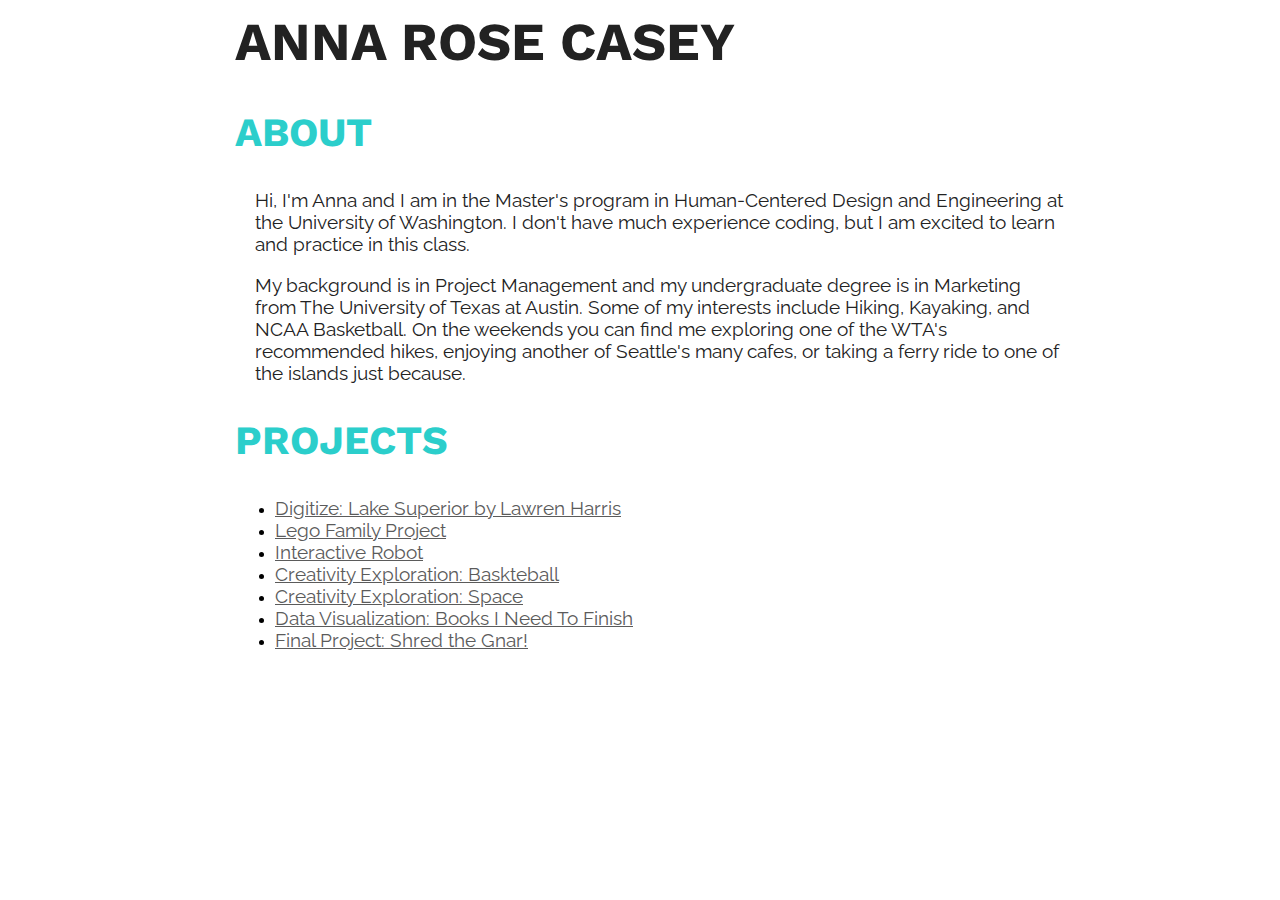
<file: index.html>
<html>

<head>
  <title>Anna Casey's Coding Portfolio</title>
  <link href="https://fonts.googleapis.com/css?family=Raleway|Work+Sans" rel="stylesheet">
  <link rel="stylesheet" type="text/css" href="styles.css">
</head>

<body>

  <div>
    <h1>ANNA ROSE CASEY</h1>

    <h2>ABOUT</h2>

    <p>Hi, I'm Anna and I am in the Master's program in Human-Centered Design and Engineering at the University of Washington. I don't have much experience coding, but I am excited to learn and practice in this class.</p>

    <p>My background is in Project Management and my undergraduate degree is in Marketing from The University of Texas at Austin. Some of my interests include Hiking, Kayaking, and NCAA Basketball. On the weekends you can find me exploring one of the WTA's
      recommended hikes, enjoying another of Seattle's many cafes, or taking a ferry ride to one of the islands just because. </p>

    <h2>PROJECTS</h2>

    <ul>
      <li><a href="Lawren_Harris">Digitize: Lake Superior by Lawren Harris</a></li>
      <li><a href="Lego_Family_Incredibles">Lego Family Project</a></li>
      <li><a href="Robot">Interactive Robot</a></li>
      <li><a href="Basketball">Creativity Exploration: Baskteball</a></li>
      <li><a href="Space_Scene">Creativity Exploration: Space</a></li>
      <li><a href="Book_Visualization">Data Visualization: Books I Need To Finish</a></li>
      <li><a href="Snowboard_Game">Final Project: Shred the Gnar!</a></li>
    </ul>

  </div>
</body>

</html>
</file>
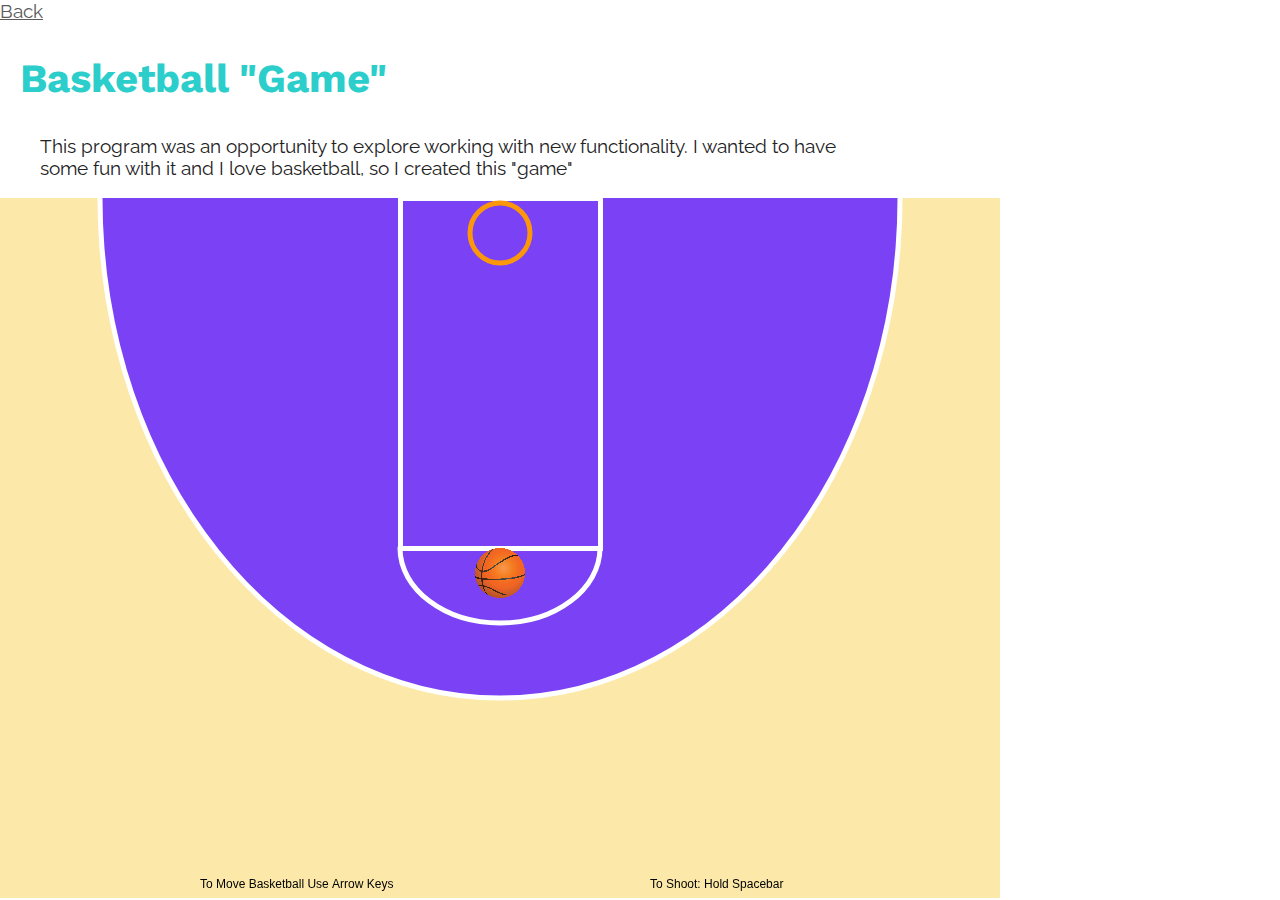
<file: Basketball/index.html>
<!DOCTYPE html>
<html>
  <head>
    <meta charset="UTF-8">
    <title>Basketball</title>
    <script src="libraries/p5.js" type="text/javascript"></script>

    <script src="libraries/p5.dom.js" type="text/javascript"></script>
    <script src="libraries/p5.sound.js" type="text/javascript"></script>

    <script src="sketch.js" type="text/javascript"></script>
    
    <link href="https://fonts.googleapis.com/css?family=Raleway|Work+Sans" rel="stylesheet">
    <link rel ="stylesheet" type = "text/css" href = "../styles.css">
    <style> body {padding: 0; margin: 0;} canvas {vertical-align: top;} </style>
  </head>
  <body>
    <a href="../index.html">Back</a>
    <h2>Basketball "Game"</h2>
    <p>This program was an opportunity to explore working with new functionality.
    I wanted to have some fun with it and I love basketball, so I created this "game"</p>
  </body>
</html>
</file>
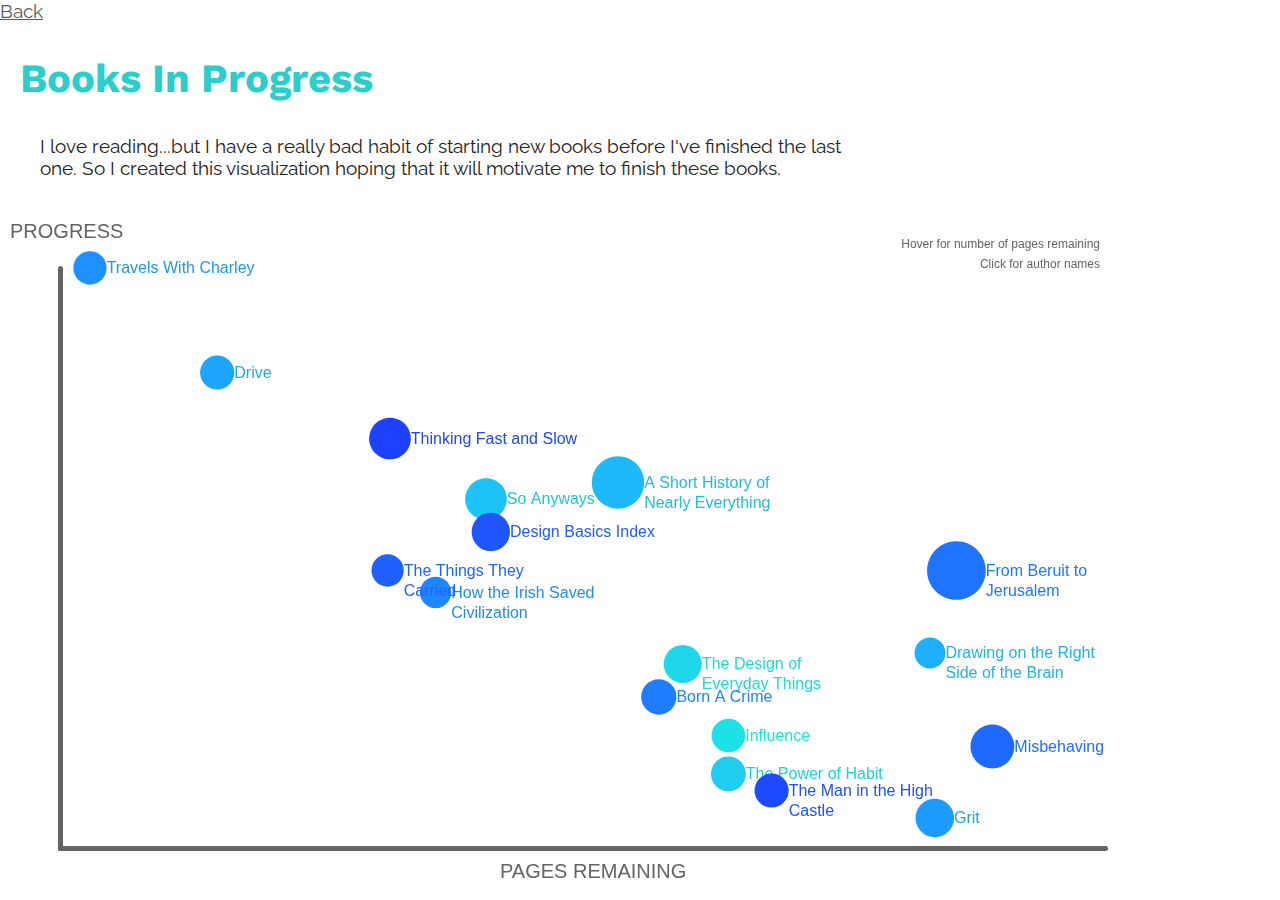
<file: Book_Visualization/index.html>
<!DOCTYPE html>
<html>
  <head>
    <meta charset="UTF-8">
    <title>Book_Vizualization</title>
    <script src="libraries/p5.js" type="text/javascript"></script>

    <script src="libraries/p5.dom.js" type="text/javascript"></script>
    <script src="libraries/p5.sound.js" type="text/javascript"></script>

    <script src="sketch.js" type="text/javascript"></script>
    
    <link href="https://fonts.googleapis.com/css?family=Raleway|Work+Sans" rel="stylesheet">
    <link rel ="stylesheet" type = "text/css" href = "../styles.css">    

    <style> body {padding: 0; margin: 0;} canvas {vertical-align: top;} </style>
  </head>
  <body>
    <a href="../index.html">Back</a>
    <h2>Books In Progress</h2>
    <p>I love reading...but I have a really bad habit of starting new books before I've finished the last one.
    So I created this visualization hoping that it will motivate me to finish these books.</p>
  </body>
</html>
</file>
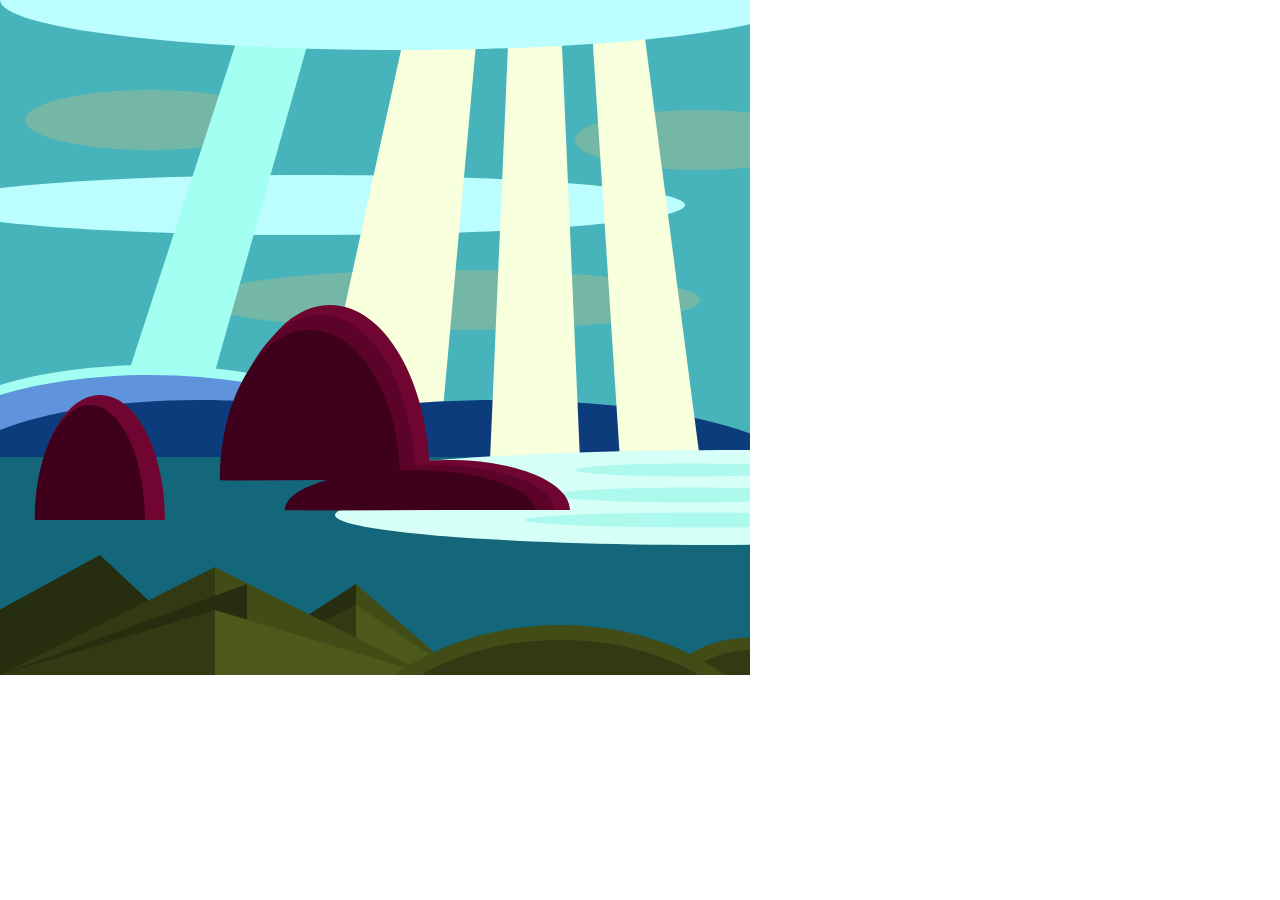
<file: Lawren_Harris/index.html>
<!DOCTYPE html>
<html>
  <head>
    <meta charset="UTF-8">
    <title>Lawren_Harris</title>
    <script src="libraries/p5.js" type="text/javascript"></script>

    <script src="libraries/p5.dom.js" type="text/javascript"></script>
    <script src="libraries/p5.sound.js" type="text/javascript"></script>

    <script src="sketch.js" type="text/javascript"></script>

    <style> body {padding: 0; margin: 0;} canvas {vertical-align: top;} </style>
  </head>
  <body>
  </body>
</html>
</file>
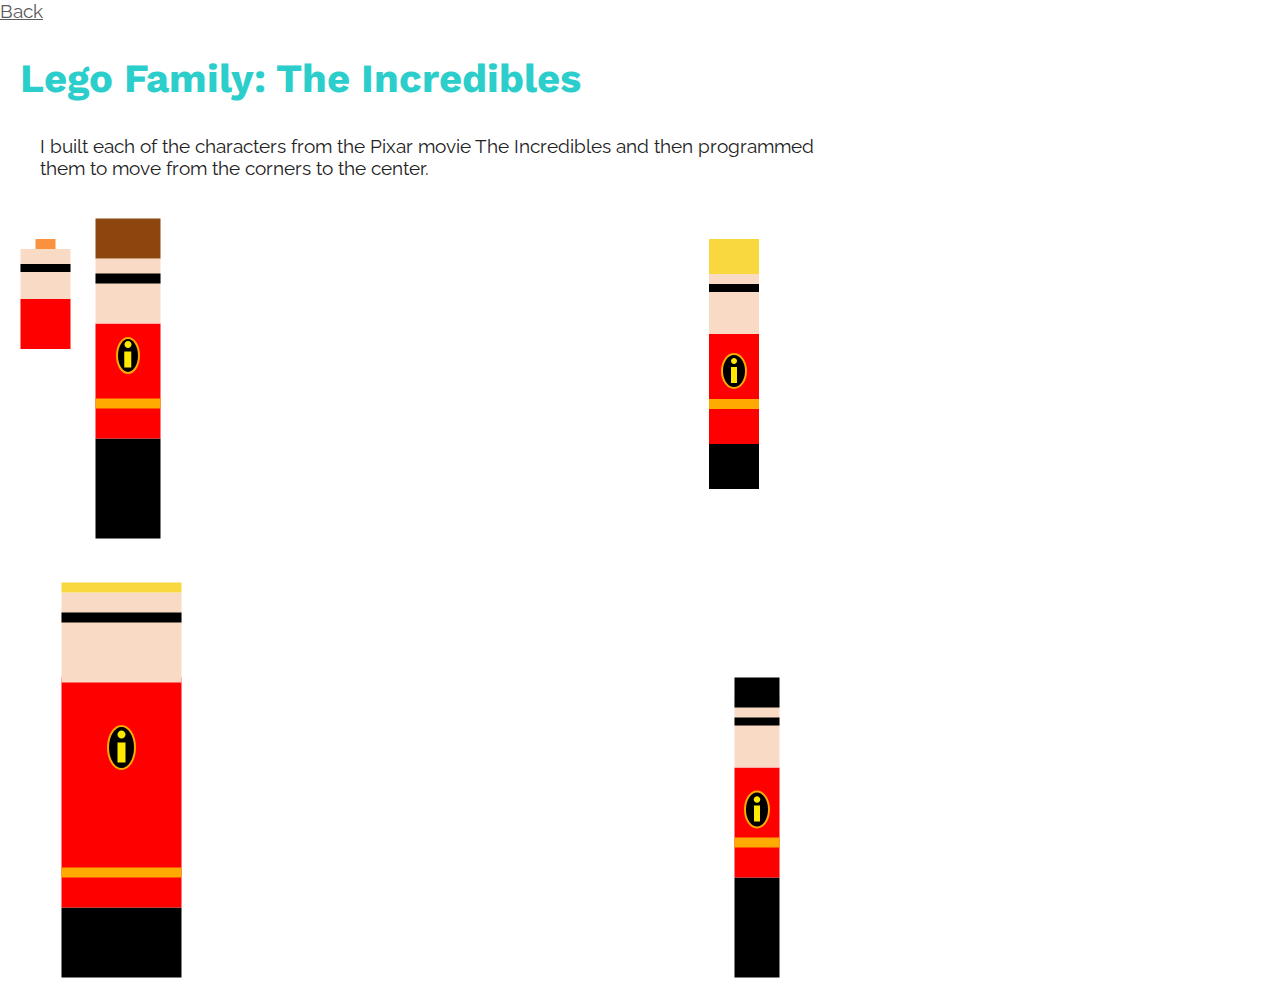
<file: Lego_Family_Incredibles/index.html>
<!DOCTYPE html>
<html>
  <head>
    <meta charset="UTF-8">
    <title>Lego_Family_Incredibles</title>
    <script src="libraries/p5.js" type="text/javascript"></script>

    <script src="libraries/p5.dom.js" type="text/javascript"></script>
    <script src="libraries/p5.sound.js" type="text/javascript"></script>

    <script src="sketch.js" type="text/javascript"></script>
    
    <link href="https://fonts.googleapis.com/css?family=Raleway|Work+Sans" rel="stylesheet">
    <link rel ="stylesheet" type = "text/css" href = "../styles.css"> 

    <style> body {padding: 0; margin: 0;} canvas {vertical-align: top;} </style>
  </head>
  <body>
    <a href="../index.html">Back</a>
    <h2>Lego Family: The Incredibles</h2>
    <p>I built each of the characters from the Pixar movie The Incredibles and then programmed them to move from the corners to the center.</p>
  </body>
</html>
</file>
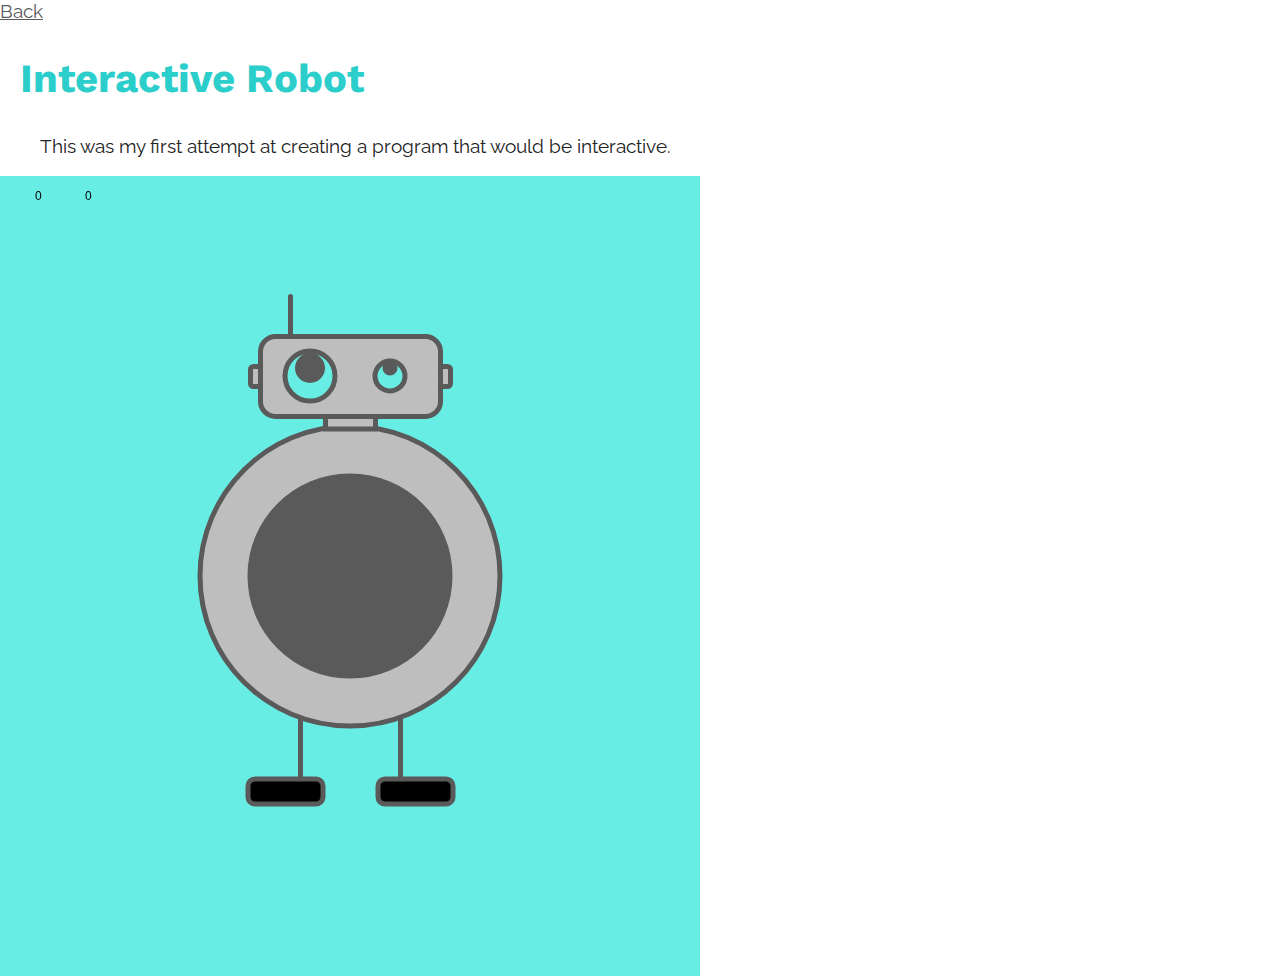
<file: Robot/index.html>
<!DOCTYPE html>
<html>
  <head>
    <meta charset="UTF-8">
    <title>Robot</title>
    <script src="libraries/p5.js" type="text/javascript"></script>

    <script src="libraries/p5.dom.js" type="text/javascript"></script>
    <script src="libraries/p5.sound.js" type="text/javascript"></script>

    <script src="sketch.js" type="text/javascript"></script>
    
    <link href="https://fonts.googleapis.com/css?family=Raleway|Work+Sans" rel="stylesheet">
    <link rel ="stylesheet" type = "text/css" href = "../styles.css"> 

    <style> body {padding: 0; margin: 0;} canvas {vertical-align: top;} </style>
  </head>
  <body>
    <a href="../index.html">Back</a>
    <h2>Interactive Robot</h2>
    <p>This was my first attempt at creating a program that would be interactive.</p>
  </body>
</html>
</file>
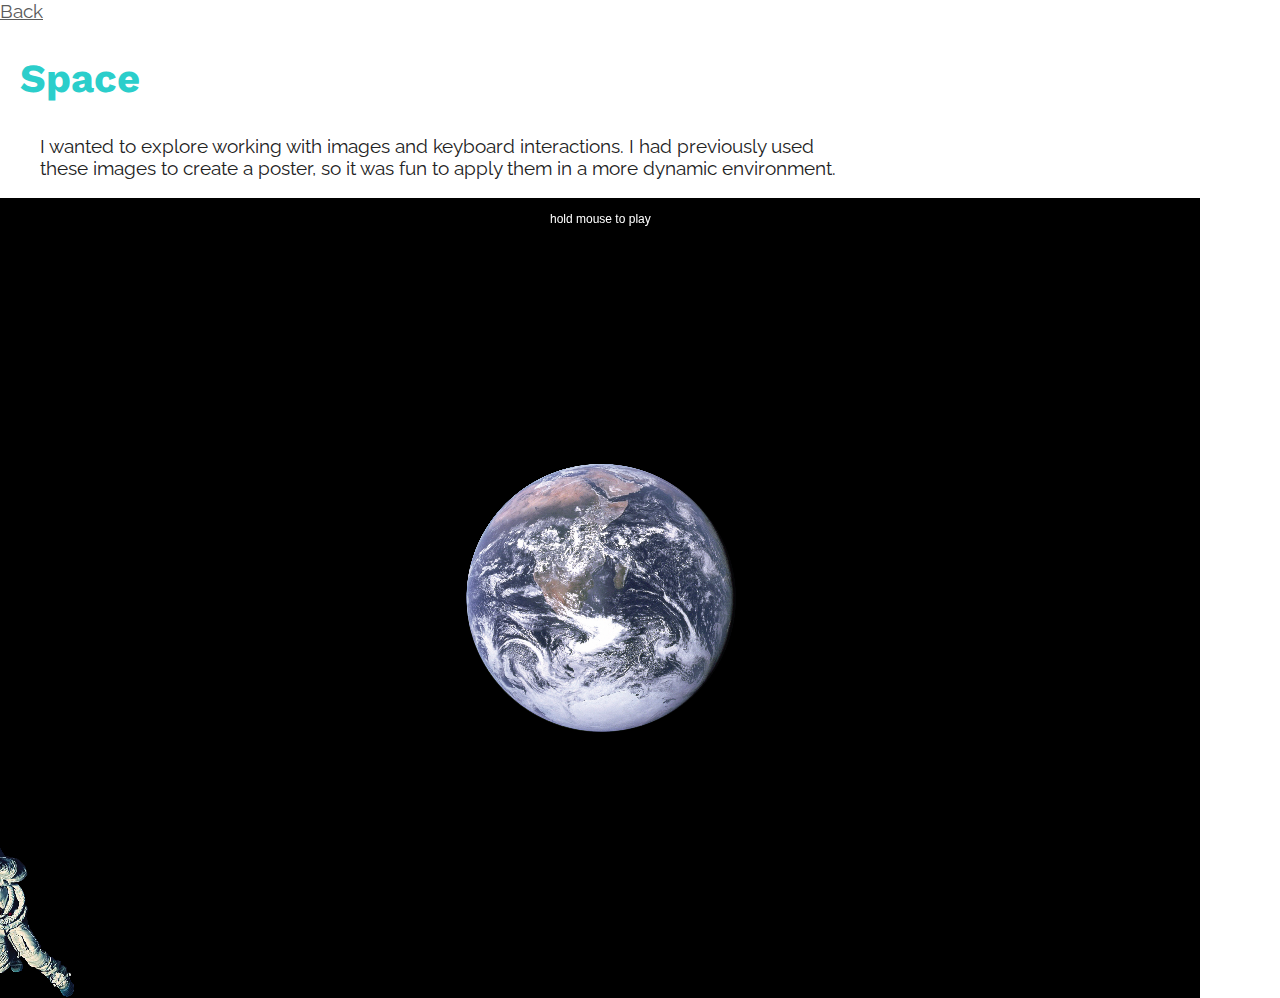
<file: Space_Scene/index.html>
<!DOCTYPE html>
<html>
  <head>
    <meta charset="UTF-8">
    <title>ImageExample</title>
    <script src="libraries/p5.js" type="text/javascript"></script>

    <script src="libraries/p5.dom.js" type="text/javascript"></script>
    <script src="libraries/p5.sound.js" type="text/javascript"></script>

    <script src="sketch.js" type="text/javascript"></script>
    
    <link href="https://fonts.googleapis.com/css?family=Raleway|Work+Sans" rel="stylesheet">
    <link rel ="stylesheet" type = "text/css" href = "../styles.css"> 
    
    <style> body {padding: 0; margin: 0;} canvas {vertical-align: top;} </style>
  </head>
  <body>
    <a href="../index.html">Back</a>
    <h2>Space</h2>
    <p>I wanted to explore working with images and keyboard interactions.
    I had previously used these images to create a poster, so it was fun to apply them in a more dynamic environment.</p>
  </body>
</html>
</file>
<file: styles.css>
body {
  width: 850px;
  margin: 10px auto;
}

h1 { 
  color: #222222;
  font-family: 'Work Sans', sans-serif;
  font-size: 40pt;
  margin-left: 20px;
}

h2 {
  color: #2bcecb;
  font-family: 'Work Sans', sans-serif;
  font-size: 30pt;
  margin-left: 20px;
}

p {
  color: #222222;
  font-family: 'Raleway', sans-serif;
  font-size: 14pt;
  margin-left: 40px;
}

a {
  color: #5b5b5b;
  font-family: 'Raleway', sans-serif;
  font-size: 14pt;
}

ul {
  margin-left: 20px;
}
</file>
